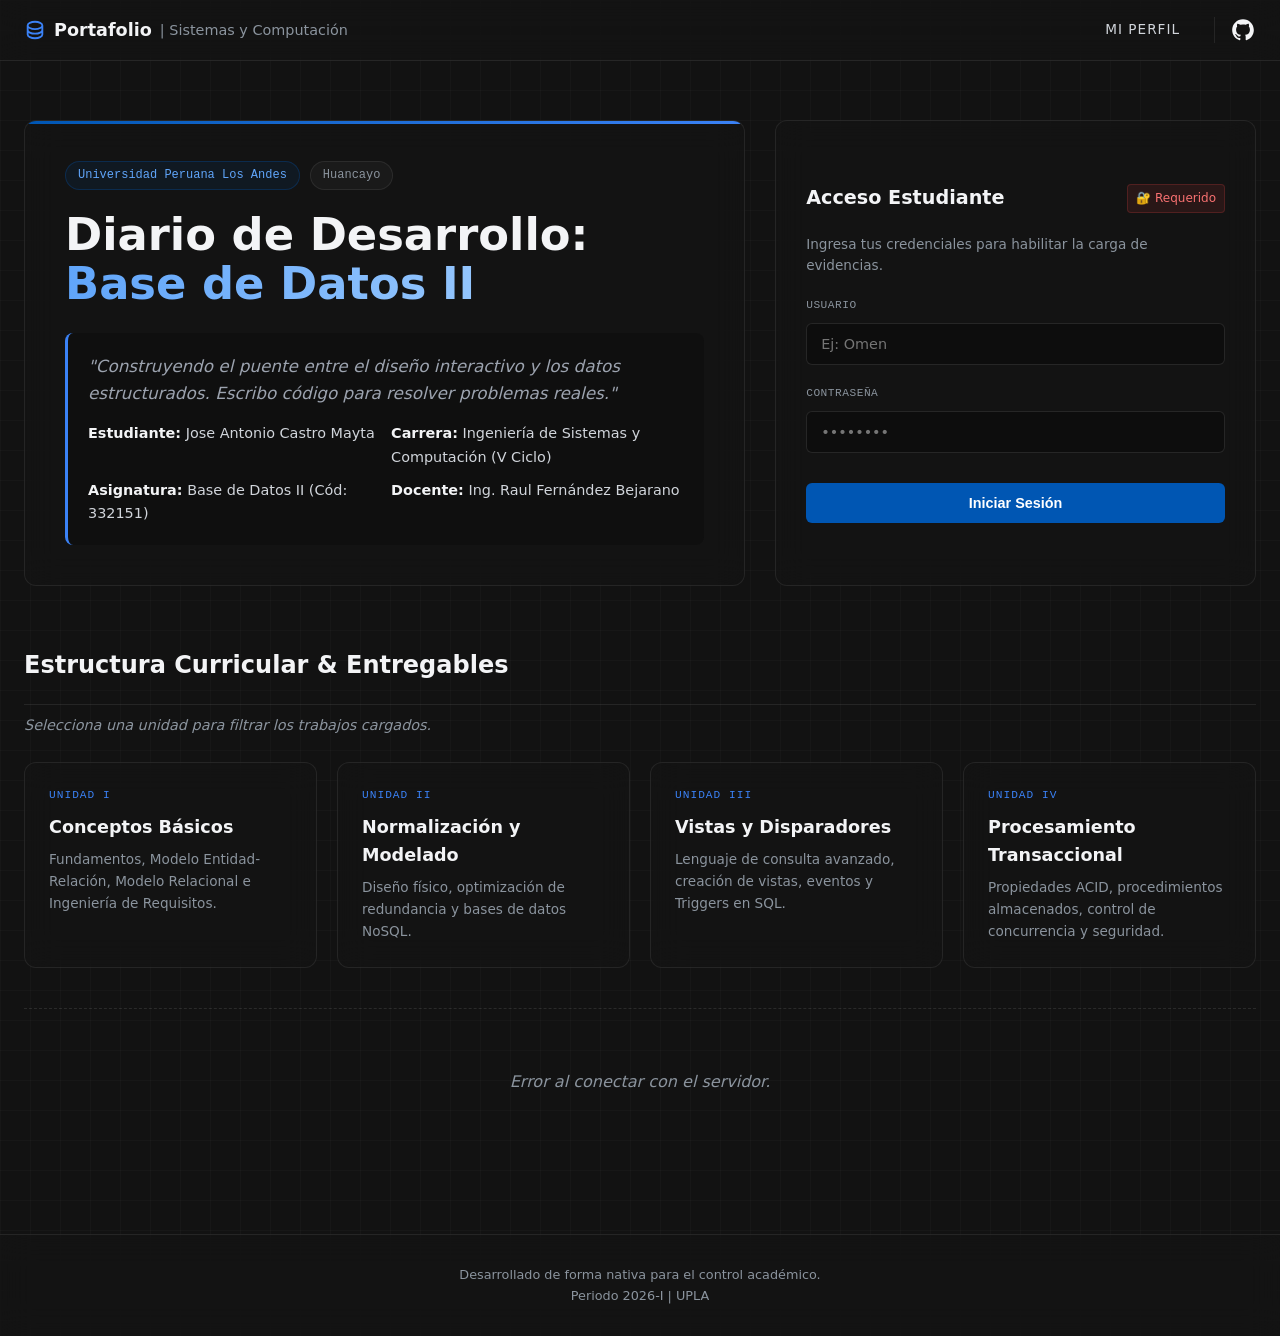
<file: index.html>
<!DOCTYPE html>
<html lang="es">

<head>
    <meta charset="UTF-8">
    <meta name="viewport" content="width=device-width, initial-scale=1.0">
    <meta name="description"
        content="Portafolio del curso de Base de Datos II de Jose Antonio Castro Mayta. Diario de desarrollo, tareas y entregables de proyectos web.">
    <title>Portafolio | Base de Datos II - UPLA</title>
    <link rel="stylesheet" href="styles.css">
</head>

<body>

    <nav class="glass-panel nav-panel">
        <div class="nav-content">
            <div class="logo">
                <svg width="22" height="22" fill="none" stroke="currentColor" viewBox="0 0 24 24"
                    style="color: var(--accent)">
                    <path stroke-linecap="round" stroke-linejoin="round" stroke-width="2"
                        d="M4 7v10c0 2.21 3.582 4 8 4s8-1.79 8-4V7M4 7c0 2.21 3.582 4 8 4s8-1.79 8-4M4 7c0-2.21 3.582-4 8-4s8 1.79 8 4m0 5c0 2.21-3.582 4-8 4s-8-1.79-8-4">
                    </path>
                </svg>
                Portafolio <span>| Sistemas y Computación</span>
            </div>
            <ul class="nav-links nav-items-wrapper">
                <li><a href="perfil.html">Mi Perfil</a></li>
                <li class="nav-link-divider">
                    <a href="https://github.com/joseofical-ctrl/database-web" target="_blank" class="github-link">
                        <svg width="26" height="26" fill="currentColor" viewBox="0 0 24 24">
                            <path fill-rule="evenodd" clip-rule="evenodd"
                                d="M12 2C6.477 2 2 6.477 2 12c0 4.42 2.865 8.166 6.839 9.489.5.092.682-.217.682-.482 0-.237-.008-.866-.013-1.7-2.782.603-3.369-1.34-3.369-1.34-.454-1.156-1.11-1.462-1.11-1.462-.908-.62.069-.608.069-.608 1.003.07 1.531 1.03 1.531 1.03.892 1.529 2.341 1.087 2.91.831.092-.646.35-1.086.636-1.336-2.22-.253-4.555-1.11-4.555-4.943 0-1.091.39-1.984 1.029-2.683-.103-.253-.446-1.27.098-2.647 0 0 .84-.269 2.75 1.025A9.578 9.578 0 0112 6.836c.85.004 1.705.114 2.504.336 1.909-1.294 2.747-1.025 2.747-1.025.546 1.379.203 2.394.1 2.647.64.699 1.028 1.592 1.028 2.683 0 3.842-2.339 4.687-4.566 4.935.359.309.678.919.678 1.852 0 1.336-.012 2.415-.012 2.743 0 .267.18.578.688.48C19.138 20.161 22 16.416 22 12c0-5.523-4.477-10-10-10z">
                            </path>
                        </svg>
                    </a>
                </li>
            </ul>
        </div>
    </nav>

    <main class="container">
        <section id="presentacion">
            <div class="hero-layout">
                <div class="glass-panel hero-card">
                    <div class="hero-decoration"></div>
                    <div class="header-badges">
                        <span class="badge upla-badge">Universidad Peruana Los Andes</span>
                        <span class="badge location-badge">Huancayo</span>
                    </div>
                    <h1>Diario de Desarrollo: <br> <span class="text-gradient">Base de Datos II</span></h1>
                    <div class="profile-info">
                        <p class="philosophy">"Construyendo el puente entre el diseño interactivo y los datos
                            estructurados. Escribo código para resolver problemas reales."</p>
                        <ul class="course-details">
                            <li><strong>Estudiante:</strong> Jose Antonio Castro Mayta</li>
                            <li><strong>Carrera:</strong> Ingeniería de Sistemas y Computación (V Ciclo)</li>
                            <li><strong>Asignatura:</strong> Base de Datos II (Cód: 332151)</li>
                            <li><strong>Docente:</strong> Ing. Raul Fernández Bejarano</li>
                        </ul>
                    </div>
                </div>

                <div class="glass-panel upload-panel" id="panelInteractivo">

                    <div id="loginSection">
                        <div class="panel-header">
                            <h2>Acceso Estudiante</h2>
                            <span class="auth-lock">🔐 Requerido</span>
                        </div>
                        <p class="auth-subtitle">Ingresa tus credenciales para habilitar la carga de evidencias.</p>
                        <form id="loginForm">
                            <div class="form-group">
                                <label for="codigo">Usuario</label>
                                <input type="text" id="codigo" class="form-control" placeholder="Ej: Omen" required>
                            </div>
                            <div class="form-group">
                                <label for="password">Contraseña</label>
                                <input type="password" id="password" class="form-control" placeholder="••••••••"
                                    required>
                            </div>
                            <button type="submit" class="btn-submit btn-login">Iniciar Sesión</button>
                        </form>
                    </div>

                    <div id="uploadSection" class="hidden">
                        <div class="panel-header" style="margin-bottom: 25px;">
                            <h2>Subir Evidencia</h2>
                            <button id="btnLogout" class="btn-logout">Cerrar Sesión</button>
                        </div>
                        <form id="uploadForm">

                            <div class="form-row">
                                <div class="form-group">
                                    <label for="unitSelect">Unidad</label>
                                    <select id="unitSelect" class="form-control" required>
                                        <option value="" disabled selected>Unidad...</option>
                                        <option value="Unidad I">Unidad I</option>
                                        <option value="Unidad II">Unidad II</option>
                                        <option value="Unidad III">Unidad III</option>
                                        <option value="Unidad IV">Unidad IV</option>
                                    </select>
                                </div>
                                <div class="form-group">
                                    <label for="weekSelect">Semana</label>
                                    <select id="weekSelect" class="form-control" required disabled>
                                        <option value="" disabled selected>Elige Sem...</option>
                                    </select>
                                </div>
                            </div>

                            <div class="form-group">
                                <label for="taskTitle">Título del Informe</label>
                                <input type="text" id="taskTitle" class="form-control"
                                    placeholder="Ej: Informe Técnico Comparativo" required>
                            </div>

                            <div class="form-group">
                                <label for="fileInput">Documentos e Imágenes</label>
                                <input type="file" id="fileInput" class="form-control"
                                    accept=".pdf,.docx,.zip,.jpg,.png,.jpeg" multiple required>
                                <div id="previewContainer" class="preview-container"></div>
                            </div>

                            <button type="submit" class="btn-submit mt-4">Registrar Entrega</button>
                        </form>
                    </div>
                </div>
            </div>
        </section>

        <section id="silabo">
            <div class="section-header-flex">
                <h2 class="section-title" style="margin-bottom: 0; border: none;">Estructura Curricular & Entregables
                </h2>
                <button id="btnVerTodo" class="btn-link" style="display: none;">Ver Todas las Unidades</button>
            </div>
            <p class="section-subtitle-text">Selecciona una unidad para filtrar los trabajos cargados.</p>

            <div class="roadmap-grid">
                <div class="glass-panel unit-card filter-unit" data-unit="Unidad I">
                    <div class="unit-number">Unidad I</div>
                    <h3>Conceptos Básicos</h3>
                    <p>Fundamentos, Modelo Entidad-Relación, Modelo Relacional e Ingeniería de Requisitos.</p>
                </div>
                <div class="glass-panel unit-card filter-unit" data-unit="Unidad II">
                    <div class="unit-number">Unidad II</div>
                    <h3>Normalización y Modelado</h3>
                    <p>Diseño físico, optimización de redundancia y bases de datos NoSQL.</p>
                </div>
                <div class="glass-panel unit-card filter-unit" data-unit="Unidad III">
                    <div class="unit-number">Unidad III</div>
                    <h3>Vistas y Disparadores</h3>
                    <p>Lenguaje de consulta avanzado, creación de vistas, eventos y Triggers en SQL.</p>
                </div>
                <div class="glass-panel unit-card filter-unit" data-unit="Unidad IV">
                    <div class="unit-number">Unidad IV</div>
                    <h3>Procesamiento Transaccional</h3>
                    <p>Propiedades ACID, procedimientos almacenados, control de concurrencia y seguridad.</p>
                </div>
            </div>

            <div id="historialContainer" class="history-panel">
                <div class="tasks-list grid-tasks" id="tasksList">
                </div>
            </div>
        </section>
    </main>

    <div id="editModal" class="hidden modal-overlay">
        <div class="glass-panel modal-panel">
            <h2 class="modal-title">Editar Entrega</h2>
            <form id="editForm">
                <input type="hidden" id="editId">
                <div class="form-row">
                    <div class="form-group">
                        <label for="editUnitSelect">Modificar Unidad</label>
                        <select id="editUnitSelect" class="form-control" required>
                            <option value="Unidad I">Unidad I</option>
                            <option value="Unidad II">Unidad II</option>
                            <option value="Unidad III">Unidad III</option>
                            <option value="Unidad IV">Unidad IV</option>
                        </select>
                    </div>
                    <div class="form-group">
                        <label for="editWeekSelect">Modificar Semana</label>
                        <select id="editWeekSelect" class="form-control" required>
                        </select>
                    </div>
                </div>
                <div class="form-group">
                    <label for="editTitle">Modificar Título</label>
                    <input type="text" id="editTitle" class="form-control" required>
                </div>
                <div class="form-group">
                    <label for="editFileInput">Subir Documentos</label>
                    <input type="file" id="editFileInput" class="form-control" accept=".pdf,.docx,.zip,.jpg,.png,.jpeg"
                        multiple>
                    <small class="help-text">* Deja en blanco para mantener los archivos actuales.</small>
                    <label class="checkbox-label" style="margin-top: 10px;">
                        <input type="checkbox" id="keepOldFiles" checked> Sumar a los archivos existentes
                    </label>
                </div>
                <div class="button-group">
                    <button type="submit" class="btn-submit btn-flex">Guardar Cambios</button>
                    <button type="button" id="btnCancelEdit" class="btn-submit btn-flex btn-cancel">Cancelar</button>
                </div>
            </form>
        </div>
    </div>

    <div id="viewDocsModal" class="hidden modal-overlay">
        <div class="glass-panel modal-panel large">
            <div class="modal-header-row">
                <h2 class="modal-title" style="margin-bottom:0;">Archivos Adjuntos</h2>
                <button id="btnCloseDocs" class="btn-close-modal">✖</button>
            </div>
            <div id="docsListContainer" class="docs-list"></div>
        </div>
    </div>

    <footer class="glass-panel footer-panel">
        <p>Desarrollado de forma nativa para el control académico.</p>
        <p class="footer-subtitle">Periodo 2026-I | UPLA</p>
    </footer>

    <script src="script.js"></script>
</body>

</html>
</file>
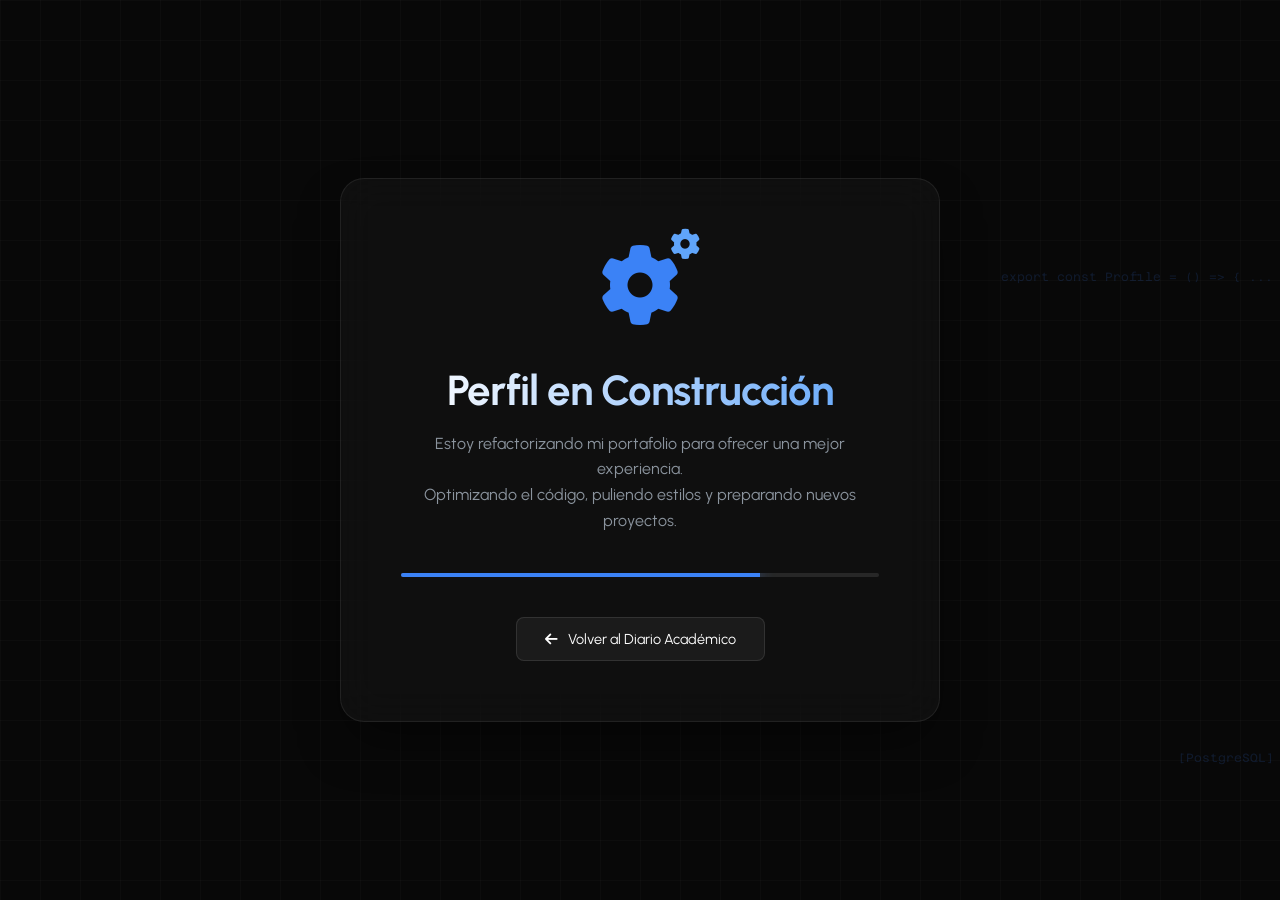
<file: contruccion.html>
<!DOCTYPE html>
<html lang="es">
<head>
    <meta charset="UTF-8">
    <meta name="viewport" content="width=device-width, initial-scale=1.0">
    <title>En Construcción | Mi Perfil</title>
    
    <link rel="preconnect" href="https://fonts.googleapis.com">
    <link rel="preconnect" href="https://fonts.gstatic.com" crossorigin>
    <link href="https://fonts.googleapis.com/css2?family=Urbanist:wght@400;700&family=Azeret+Mono:wght@300&display=swap" rel="stylesheet">
    
    <link rel="stylesheet" href="https://cdnjs.cloudflare.com/ajax/libs/font-awesome/6.5.1/css/all.min.css">
    
    <style>
        :root {
            --bg-deep: #080808;
            --accent-blue: #3b82f6;
            --glass: rgba(255, 255, 255, 0.03);
            --text-muted: #8b949e;
        }

        * {
            box-sizing: border-box;
            margin: 0;
            padding: 0;
        }

        body {
            background-color: var(--bg-deep);
            color: #fff;
            font-family: 'Urbanist', sans-serif;
            height: 100vh;
            overflow: hidden;
            display: flex;
            align-items: center;
            justify-content: center;
        }

        .background-overlay {
            position: absolute;
            top: 0;
            left: 0;
            width: 100%;
            height: 100%;
            background-image: 
                linear-gradient(to right, rgba(255, 255, 255, 0.02) 1px, transparent 1px),
                linear-gradient(to bottom, rgba(255, 255, 255, 0.02) 1px, transparent 1px);
            background-size: 40px 40px;
            z-index: -1;
            animation: pulseBg 8s infinite alternate ease-in-out;
        }

        @keyframes pulseBg {
            from { transform: scale(1); opacity: 0.8; }
            to { transform: scale(1.05); opacity: 1; }
        }

        .construction-card {
            background: var(--glass);
            backdrop-filter: blur(20px);
            -webkit-backdrop-filter: blur(20px);
            border: 1px solid rgba(255, 255, 255, 0.08);
            padding: 60px;
            border-radius: 24px;
            text-align: center;
            max-width: 600px;
            width: 90%;
            position: relative;
            box-shadow: 0 25px 50px -12px rgba(0, 0, 0, 0.5);
        }

        .icon-wrapper {
            font-size: 80px;
            color: var(--accent-blue);
            margin-bottom: 30px;
            position: relative;
            display: inline-block;
        }

        .gear-main {
            animation: rotateGear 4s infinite linear;
        }

        .gear-small {
            position: absolute;
            font-size: 30px;
            top: -10px;
            right: -20px;
            color: #60a5fa;
            animation: rotateGearRev 3s infinite linear;
        }

        @keyframes rotateGear {
            from { transform: rotate(0deg); }
            to { transform: rotate(360deg); }
        }

        @keyframes rotateGearRev {
            from { transform: rotate(360deg); }
            to { transform: rotate(0deg); }
        }

        h1 {
            font-size: 42px;
            letter-spacing: -1px;
            margin-bottom: 15px;
            background: linear-gradient(to right, #ffffff, #60a5fa);
            -webkit-background-clip: text;
            -webkit-text-fill-color: transparent;
        }

        p {
            color: var(--text-muted);
            font-size: 16px;
            line-height: 1.6;
            margin-bottom: 40px;
        }

        .progress-container {
            width: 100%;
            height: 4px;
            background: rgba(255, 255, 255, 0.1);
            border-radius: 10px;
            overflow: hidden;
            margin-bottom: 40px;
        }

        .progress-bar {
            width: 75%;
            height: 100%;
            background: var(--accent-blue);
            box-shadow: 0 0 15px var(--accent-blue);
            animation: loadProgress 2.5s ease-out forwards;
        }

        @keyframes loadProgress {
            from { width: 0%; }
            to { width: 75%; }
        }

        .btn-back {
            display: inline-flex;
            align-items: center;
            gap: 10px;
            padding: 12px 28px;
            background: rgba(255, 255, 255, 0.05);
            color: #fff;
            text-decoration: none;
            border-radius: 8px;
            font-size: 0.9rem;
            transition: all 0.3s ease;
            border: 1px solid rgba(255, 255, 255, 0.1);
        }

        .btn-back:hover {
            transform: translateY(-2px);
            background: rgba(59, 130, 246, 0.2);
            border-color: rgba(59, 130, 246, 0.5);
            color: #60a5fa;
            box-shadow: 0 10px 20px -10px rgba(59, 130, 246, 0.3);
        }

        .code-drift {
            position: absolute;
            font-family: 'Azeret Mono', monospace;
            font-size: 12px;
            color: rgba(59, 130, 246, 0.15);
            white-space: nowrap;
            user-select: none;
            pointer-events: none;
        }
    </style>
</head>
<body>

    <div class="background-overlay"></div>

    <div class="code-drift" style="top: 15%; left: 5%;">npm run build --optimization</div>
    <div class="code-drift" style="top: 75%; right: 8%;">git commit -m "Refactoring profile UI"</div>
    <div class="code-drift" style="bottom: 15%; left: 20%;">[PostgreSQL] Connection: STABLE</div>
    <div class="code-drift" style="top: 30%; right: 15%;">export const Profile = () => { ... }</div>

    <div class="construction-card">
        <div class="icon-wrapper">
            <i class="fa-solid fa-gear gear-main"></i>
            <i class="fa-solid fa-gear gear-small"></i>
        </div>

        <h1>Perfil en Construcción</h1>
        <p>
            Estoy refactorizando mi portafolio para ofrecer una mejor experiencia.<br>
            Optimizando el código, puliendo estilos y preparando nuevos proyectos.
        </p>

        <div class="progress-container">
            <div class="progress-bar"></div>
        </div>

        <a href="index.html" class="btn-back">
            <i class="fa-solid fa-arrow-left"></i>
            Volver al Diario Académico
        </a>
    </div>

    <script>
        document.addEventListener('DOMContentLoaded', () => {
            document.querySelectorAll('.code-drift').forEach(el => {
                let speed = 0.3 + Math.random() * 0.5; 
                let pos = Math.random() * window.innerWidth; 
                
                setInterval(() => {
                    pos += speed;
                    el.style.transform = `translateX(${pos}px)`;
                    // Si sale de la pantalla, lo regresamos al inicio
                    if (pos > window.innerWidth) pos = -300;
                }, 30);
            });
        });
    </script>

</body>
</html>
</file>
<file: styles.css>
:root {
    --bg-main: #121212;
    --bg-darker: #0d0d0d;
    --text-main: #d1d5db;
    --text-light: #f3f4f6;
    --text-muted: #8b949e;
    --accent: #3b82f6;
    --upla-blue: #0056b3;
    --border-color: rgba(255, 255, 255, 0.08);
    --glass-bg: rgba(20, 20, 20, 0.6);
    --font-family: 'Segoe UI', system-ui, -apple-system, sans-serif;
}

* {
    margin: 0;
    padding: 0;
    box-sizing: border-box;
}

body {
    background-color: var(--bg-main);
    color: var(--text-main);
    font-family: var(--font-family);
    line-height: 1.6;
    background-image:
        linear-gradient(to right, rgba(255, 255, 255, 0.02) 1px, transparent 1px),
        linear-gradient(to bottom, rgba(255, 255, 255, 0.02) 1px, transparent 1px);
    background-size: 30px 30px;
}

a {
    color: inherit;
    text-decoration: none;
    transition: color 0.3s;
}

a:hover {
    color: var(--accent);
}

/* Layout más ancho */
.container {
    max-width: 1300px;
    margin: 0 auto;
    padding: 0 24px;
}

.section-title {
    font-size: 1.5rem;
    color: var(--text-light);
    margin-bottom: 24px;
    border-bottom: 1px solid var(--border-color);
    padding-bottom: 10px;
}

.section-subtitle-text {
    font-size: 0.9rem;
    color: var(--text-muted);
    margin: -15px 0 25px 0;
    font-style: italic;
}

.section-header-flex {
    display: flex;
    justify-content: space-between;
    align-items: flex-end;
    border-bottom: 1px solid var(--border-color);
    margin-bottom: 24px;
    padding-bottom: 10px;
}

.glass-panel {
    background: var(--glass-bg);
    backdrop-filter: blur(16px);
    -webkit-backdrop-filter: blur(16px);
    border: 1px solid var(--border-color);
    border-radius: 12px;
}

nav {
    position: fixed;
    top: 0;
    width: 100%;
    z-index: 1000;
    border-bottom: 1px solid var(--border-color);
}

.nav-content {
    display: flex;
    justify-content: space-between;
    align-items: center;
    padding: 16px 24px;
    max-width: 1300px;
    margin: 0 auto;
}

.logo {
    font-size: 1.1rem;
    font-weight: bold;
    color: var(--text-light);
    display: flex;
    align-items: center;
    gap: 8px;
}

.logo span {
    color: var(--text-muted);
    font-weight: normal;
    font-size: 0.9rem;
}

.nav-links {
    display: flex;
    gap: 24px;
    list-style: none;
    font-size: 0.85rem;
    text-transform: uppercase;
    letter-spacing: 1px;
}

/* Hero Split Layout (Panel Izquierdo y Derecho) */
#presentacion {
    padding-top: 120px;
    padding-bottom: 40px;
}

.hero-layout {
    display: grid;
    grid-template-columns: 1.5fr 1fr;
    gap: 30px;
    align-items: start;
}

@media (max-width: 900px) {
    .hero-layout {
        grid-template-columns: 1fr;
    }
}

.hero-card {
    padding: 40px;
    position: relative;
    overflow: hidden;
    height: 100%;
    display: flex;
    flex-direction: column;
    justify-content: center;
}

.hero-decoration {
    position: absolute;
    top: 0;
    left: 0;
    width: 100%;
    height: 3px;
    background: linear-gradient(to right, var(--upla-blue), var(--accent));
}

.header-badges {
    display: flex;
    gap: 10px;
    margin-bottom: 20px;
}

.badge {
    padding: 4px 12px;
    border-radius: 20px;
    font-size: 0.75rem;
    font-family: monospace;
    border: 1px solid var(--border-color);
}

.upla-badge {
    background: rgba(0, 86, 179, 0.1);
    color: #60a5fa;
    border-color: rgba(0, 86, 179, 0.3);
}

.location-badge {
    background: rgba(255, 255, 255, 0.03);
    color: var(--text-muted);
}

.hero-card h1 {
    font-size: 2.8rem;
    color: var(--text-light);
    line-height: 1.1;
    margin-bottom: 24px;
}

.text-gradient {
    background: linear-gradient(to right, #60a5fa, #93c5fd);
    -webkit-background-clip: text;
    -webkit-text-fill-color: transparent;
}

.profile-info {
    background: rgba(0, 0, 0, 0.2);
    padding: 20px;
    border-radius: 8px;
    border-left: 3px solid var(--accent);
}

.philosophy {
    font-style: italic;
    color: #9ca3af;
    margin-bottom: 16px;
    font-size: 1.05rem;
}

.course-details {
    list-style: none;
    display: grid;
    grid-template-columns: 1fr 1fr;
    gap: 10px;
    font-size: 0.9rem;
}

.course-details strong {
    color: var(--text-light);
    font-weight: 600;
}

.upload-panel {
    padding: 30px;
    position: relative;
    height: 100%;
    display: flex;
    flex-direction: column;
    justify-content: center;
}

.panel-header {
    display: flex;
    justify-content: space-between;
    align-items: center;
    margin-bottom: 20px;
}

.panel-header h2 {
    color: var(--text-light);
    font-size: 1.2rem;
}

/* Sílabo Interactivo */
#silabo {
    padding: 20px 0 60px 0;
}

.roadmap-grid {
    display: grid;
    grid-template-columns: repeat(auto-fit, minmax(220px, 1fr));
    gap: 20px;
    margin-bottom: 40px;
}

.unit-card {
    padding: 24px;
    transition: all 0.3s cubic-bezier(0.4, 0, 0.2, 1);
    cursor: pointer;
    border: 1px solid var(--border-color);
}

.unit-card:hover {
    transform: translateY(-5px);
    border-color: rgba(59, 130, 246, 0.5);
    box-shadow: 0 10px 20px rgba(0, 0, 0, 0.2);
}

.unit-card.active-unit {
    border-color: var(--accent);
    background: rgba(59, 130, 246, 0.1);
    transform: translateY(-5px);
    box-shadow: 0 10px 20px rgba(0, 0, 0, 0.3);
}

.unit-number {
    font-size: 0.7rem;
    font-family: monospace;
    color: var(--accent);
    text-transform: uppercase;
    letter-spacing: 1px;
    margin-bottom: 8px;
}

.unit-card h3 {
    font-size: 1.1rem;
    color: var(--text-light);
    margin-bottom: 8px;
}

.unit-card p {
    font-size: 0.85rem;
    color: var(--text-muted);
}

/* Grid de Tareas (Historial) */
.history-panel {
    margin-top: 20px;
    padding-top: 20px;
    border-top: 1px dashed rgba(255, 255, 255, 0.1);
}

.grid-tasks {
    display: grid;
    grid-template-columns: repeat(auto-fill, minmax(350px, 1fr));
    gap: 24px;
}

.task-card {
    padding: 20px;
    border-left: 3px solid var(--accent);
    display: flex;
    flex-direction: column;
    justify-content: space-between;
    height: 100%;
}

.task-header {
    display: flex;
    justify-content: space-between;
    align-items: flex-start;
    margin-bottom: 12px;
}

.task-week {
    font-size: 0.8rem;
    font-family: var(--font-family);
    font-weight: 700;
    color: #ffffff;
    background: linear-gradient(135deg, var(--upla-blue), var(--accent));
    display: inline-block;
    padding: 6px 14px;
    border-radius: 20px;
    margin-bottom: 12px;
    box-shadow: 0 4px 15px rgba(59, 130, 246, 0.4);
    border: 1px solid rgba(255, 255, 255, 0.2);
    letter-spacing: 0.5px;
    text-transform: uppercase;
}

.task-title {
    color: var(--text-light);
    font-size: 1.1rem;
    margin-top: 4px;
    line-height: 1.3;
}

.task-desc {
    font-size: 0.85rem;
    color: var(--text-muted);
    margin-top: 8px;
}

.status-badge {
    font-size: 0.7rem;
    font-weight: bold;
    padding: 3px 8px;
    border-radius: 4px;
    background: rgba(16, 185, 129, 0.1);
    color: #34d399;
    border: 1px solid rgba(16, 185, 129, 0.2);
}

.status-badge-registered {
    background: rgba(59, 130, 246, 0.1);
    color: #60a5fa;
    border-color: rgba(59, 130, 246, 0.2);
}

.task-links {
    padding-top: 15px;
    margin-top: 15px;
    border-top: 1px solid var(--border-color);
    display: flex;
    gap: 10px;
    flex-wrap: wrap;
}

/* Formularios y Estética (Mejorada para no verse juntos) */
.form-row {
    display: flex;
    gap: 15px;
    margin-bottom: 20px;
}

.form-row .form-group {
    flex: 1;
    margin-bottom: 0;
}

.auth-lock {
    font-size: 0.75rem;
    background: rgba(239, 68, 68, 0.1);
    color: #f87171;
    padding: 4px 8px;
    border-radius: 4px;
    border: 1px solid rgba(239, 68, 68, 0.2);
}

.auth-subtitle {
    font-size: 0.85rem;
    color: var(--text-muted);
    margin-bottom: 20px;
}

.form-group {
    margin-bottom: 20px;
}

/* Aumentado a 20px para más aire */
.form-group label {
    display: block;
    font-size: 0.7rem;
    font-family: monospace;
    color: var(--text-muted);
    margin-bottom: 8px;
    text-transform: uppercase;
    letter-spacing: 0.5px;
}

.form-control {
    width: 100%;
    background: var(--bg-darker);
    border: 1px solid rgba(255, 255, 255, 0.1);
    color: var(--text-muted);
    padding: 12px 14px;
    border-radius: 6px;
    font-family: inherit;
    font-size: 0.9rem;
    transition: border-color 0.3s;
}

.form-control:focus {
    outline: none;
    border-color: var(--accent);
}

.btn-submit {
    width: 100%;
    padding: 12px;
    border-radius: 6px;
    font-size: 0.9rem;
    font-weight: 600;
    text-align: center;
    border: none;
    color: white;
    background: var(--accent);
    cursor: pointer;
    transition: background 0.3s;
}

.btn-submit:hover {
    background: #2563eb;
}

.btn-login {
    background: var(--upla-blue);
    margin-top: 10px;
}

.btn-link {
    font-size: 0.8rem;
    color: var(--text-main);
    background: rgba(255, 255, 255, 0.03);
    padding: 6px 10px;
    border-radius: 4px;
    border: 1px solid transparent;
    cursor: pointer;
    transition: 0.3s;
}

.btn-link:hover {
    background: rgba(255, 255, 255, 0.08);
    border-color: var(--border-color);
    color: var(--text-light);
}

.hidden {
    display: none !important;
}

.btn-logout {
    background: transparent;
    border: 1px solid rgba(239, 68, 68, 0.3);
    color: #f87171;
    padding: 4px 10px;
    border-radius: 4px;
    font-size: 0.7rem;
    cursor: pointer;
    transition: all 0.3s ease;
}

.btn-logout:hover {
    background: rgba(239, 68, 68, 0.1);
    border-color: rgba(239, 68, 68, 0.6);
}

.mt-4 {
    margin-top: 16px;
}

@keyframes slideDown {
    from {
        opacity: 0;
        transform: translateY(-10px);
    }

    to {
        opacity: 1;
        transform: translateY(0);
    }
}

.task-card-anim {
    animation: slideDown 0.4s ease forwards;
}

.nav-panel {
    border-radius: 0;
    border-top: none;
    border-left: none;
    border-right: none;
}

.nav-items-wrapper {
    display: flex;
    align-items: center;
}

.nav-link-divider {
    margin-left: 10px;
    padding-left: 15px;
    border-left: 1px solid var(--border-color);
}

.github-link {
    display: flex;
    align-items: center;
    gap: 6px;
    color: var(--text-light);
    transition: color 0.3s;
}

.preview-container {
    display: flex;
    gap: 10px;
    flex-wrap: wrap;
    margin-top: 10px;
}

.preview-img {
    width: 60px;
    height: 60px;
    object-fit: cover;
    border-radius: 4px;
    border: 1px solid var(--accent);
    margin: 5px;
}

/* ==========================================
   MODALES (EDICIÓN Y VER DOCUMENTOS)
   ========================================== */
.modal-overlay {
    position: fixed;
    top: 0;
    left: 0;
    width: 100%;
    height: 100%;
    background: rgba(0, 0, 0, 0.85);
    /* Fondo un poco más oscuro */
    z-index: 2000;
    display: flex;
    justify-content: center;
    align-items: center;
    backdrop-filter: blur(8px);
    /* Más desenfoque atrás */
}

/* Animación de entrada estilo "Pop" */
@keyframes modalPop {
    0% {
        transform: scale(0.95) translateY(10px);
        opacity: 0;
    }

    100% {
        transform: scale(1) translateY(0);
        opacity: 1;
    }
}

.modal-panel {
    padding: 35px;
    width: 450px;
    max-width: 90%;
    box-shadow: 0 25px 50px -12px rgba(0, 0, 0, 0.5);
    /* Sombra más profunda */
    border: 1px solid rgba(255, 255, 255, 0.1);
    animation: modalPop 0.4s cubic-bezier(0.16, 1, 0.3, 1) forwards;
}

.modal-panel.large {
    width: 800px;
    max-width: 95%;
}

.modal-title {
    color: white;
    margin-bottom: 25px;
    font-size: 1.5rem;
    border-bottom: 1px solid rgba(255, 255, 255, 0.05);
    padding-bottom: 15px;
}

.modal-header-row {
    display: flex;
    justify-content: space-between;
    align-items: center;
    margin-bottom: 20px;
    border-bottom: 1px solid rgba(255, 255, 255, 0.05);
    padding-bottom: 15px;
}

.modal-header-row .modal-title {
    border-bottom: none;
    padding-bottom: 0;
    margin-bottom: 0;
}

.btn-close-modal {
    background: rgba(255, 255, 255, 0.05);
    border: 1px solid rgba(255, 255, 255, 0.1);
    color: var(--text-muted);
    cursor: pointer;
    font-size: 1.2rem;
    width: 36px;
    height: 36px;
    border-radius: 50%;
    display: flex;
    align-items: center;
    justify-content: center;
    transition: all 0.3s ease;
}

.btn-close-modal:hover {
    background: rgba(239, 68, 68, 0.1);
    color: #f87171;
    border-color: rgba(239, 68, 68, 0.3);
    transform: rotate(90deg);
}

/* Estilo del Botón Nativo de Subir Archivos */
input[type="file"]::file-selector-button {
    background: var(--accent);
    color: white;
    border: none;
    padding: 8px 16px;
    border-radius: 4px;
    margin-right: 15px;
    cursor: pointer;
    font-weight: 600;
    font-family: var(--font-family);
    transition: background 0.3s ease;
}

input[type="file"]::file-selector-button:hover {
    background: #2563eb;
}

/* Mejora visual de la Checkbox en el modal de Edición */
.checkbox-label {
    display: flex;
    align-items: center;
    gap: 12px;
    font-size: 0.85rem;
    color: var(--text-light);
    margin-top: 15px;
    cursor: pointer;
    background: rgba(255, 255, 255, 0.03);
    padding: 12px 15px;
    border-radius: 8px;
    border: 1px solid rgba(255, 255, 255, 0.05);
    transition: all 0.3s ease;
}

.checkbox-label:hover {
    background: rgba(255, 255, 255, 0.06);
    border-color: rgba(59, 130, 246, 0.3);
}

.checkbox-label input[type="checkbox"] {
    accent-color: var(--accent);
    width: 16px;
    height: 16px;
    cursor: pointer;
}

/* Botones del Modal de Edición */
.button-group {
    display: flex;
    gap: 15px;
    margin-top: 30px;
}

.btn-cancel {
    background: rgba(239, 68, 68, 0.05);
    border: 1px solid rgba(239, 68, 68, 0.3);
    color: #f87171;
}

.btn-cancel:hover {
    background: rgba(239, 68, 68, 0.15);
    border-color: rgba(239, 68, 68, 0.6);
}

/* ==========================================
   LISTA DE DOCUMENTOS (VER DOCUMENTOS)
   ========================================== */
.docs-list {
    display: flex;
    flex-direction: column;
    gap: 16px;
    max-height: 60vh;
    overflow-y: auto;
    padding-right: 10px;
}

/* Scrollbar personalizado para los modales */
.docs-list::-webkit-scrollbar {
    width: 6px;
}

.docs-list::-webkit-scrollbar-track {
    background: rgba(255, 255, 255, 0.02);
    border-radius: 10px;
}

.docs-list::-webkit-scrollbar-thumb {
    background: rgba(255, 255, 255, 0.1);
    border-radius: 10px;
}

.docs-list::-webkit-scrollbar-thumb:hover {
    background: rgba(255, 255, 255, 0.2);
}

.doc-item {
    background: rgba(0, 0, 0, 0.4);
    padding: 18px;
    border: 1px solid rgba(255, 255, 255, 0.05);
    border-left: 3px solid var(--accent);
    border-radius: 8px;
    display: flex;
    flex-direction: column;
    transition: all 0.3s ease;
}

.doc-item:hover {
    transform: translateY(-3px);
    background: rgba(0, 0, 0, 0.6);
    border-color: rgba(59, 130, 246, 0.3);
    box-shadow: 0 10px 20px rgba(0, 0, 0, 0.2);
}

.doc-item-row {
    display: flex;
    align-items: center;
    justify-content: space-between;
}

.doc-item-info {
    display: flex;
    align-items: center;
    gap: 15px;
    overflow: hidden;
    width: 60%;
}

.doc-icon {
    font-size: 1.8rem;
    background: rgba(255, 255, 255, 0.03);
    padding: 10px;
    border-radius: 8px;
    border: 1px solid rgba(255, 255, 255, 0.05);
}

.doc-name {
    color: var(--text-light);
    font-size: 0.95rem;
    white-space: nowrap;
    overflow: hidden;
    text-overflow: ellipsis;
    font-family: monospace;
}

.doc-actions {
    display: flex;
    gap: 8px;
    justify-content: flex-end;
}

.btn-doc-action,
.btn-doc-link {
    border: none;
    color: white;
    padding: 8px 16px;
    border-radius: 20px;
    /* Estilo de Píldora moderna */
    cursor: pointer;
    font-size: 0.75rem;
    font-weight: 600;
    text-transform: uppercase;
    letter-spacing: 0.5px;
    transition: filter 0.3s, transform 0.2s;
}

.btn-doc-action:hover,
.btn-doc-link:hover {
    filter: brightness(1.15);
    transform: scale(1.02);
}

.btn-doc-view {
    background: rgba(59, 130, 246, 0.2);
    color: #60a5fa;
    border: 1px solid rgba(59, 130, 246, 0.3);
}

.btn-doc-view:hover {
    background: rgba(59, 130, 246, 0.3);
}

.btn-doc-download {
    background: rgba(16, 185, 129, 0.2);
    color: #34d399;
    border: 1px solid rgba(16, 185, 129, 0.3);
}

.btn-doc-download:hover {
    background: rgba(16, 185, 129, 0.3);
}

.btn-doc-link {
    background: rgba(245, 158, 11, 0.2);
    color: #fbbf24;
    border: 1px solid rgba(245, 158, 11, 0.3);
    text-decoration: none;
    text-align: center;
    display: inline-block;
}

.btn-doc-link:hover {
    background: rgba(245, 158, 11, 0.3);
}

.doc-img-preview {
    width: 100%;
    border-radius: 8px;
    margin-top: 15px;
    border: 1px solid rgba(255, 255, 255, 0.1);
}

.empty-docs {
    color: var(--text-muted);
    text-align: center;
    grid-column: 1 / -1;
    font-style: italic;
    padding: 40px;
}

/* Footer general */
.footer-panel {
    border-radius: 0;
    border-bottom: none;
    border-left: none;
    border-right: none;
    text-align: center;
    padding: 30px;
    font-size: 0.8rem;
    color: var(--text-muted);
    margin-top: 40px;
}

/* ==========================================
   ANIMACIONES Y CARRUSEL (PERFIL)
   ========================================== */
.carousel-container {
    width: 100%;
    overflow: hidden;
    padding: 20px 0;
    position: relative;
    /* Difuminado en los bordes para un efecto elegante */
    mask-image: linear-gradient(to right, transparent, black 10%, black 90%, transparent);
    -webkit-mask-image: linear-gradient(to right, transparent, black 10%, black 90%, transparent);
}

.carousel-track {
    display: flex;
    gap: 45px;
    width: max-content;
    animation: scrollCarousel 25s linear infinite;
    align-items: center;
}

/* Pausar al pasar el mouse por encima */
.carousel-track:hover {
    animation-play-state: paused;
}

@keyframes scrollCarousel {
    0% {
        transform: translateX(0);
    }

    100% {
        transform: translateX(-50%);
    }
}

.carousel-track i {
    font-size: 3.5rem;
    color: var(--text-main);
    transition: transform 0.3s cubic-bezier(0.175, 0.885, 0.32, 1.275), filter 0.3s ease;
    cursor: default;
    opacity: 0.8;
}

.carousel-track i:hover {
    transform: translateY(-8px) scale(1.15);
    opacity: 1;
    filter: drop-shadow(0 10px 15px rgba(255, 255, 255, 0.2));
}

/* Protección de la foto de perfil */
.protected-img {
    -webkit-user-drag: none;
    user-drag: none;
    -webkit-user-select: none;
    user-select: none;
    pointer-events: none;
}

/* ==========================================
   DISEÑO RESPONSIVO (MÓVILES Y TABLETS)
   ========================================== */

@media (max-width: 768px) {
    /* 1. Ajustar el Navbar (Menú superior) */
    .nav-content {
        flex-direction: column;
        gap: 15px;
        padding: 15px;
    }
    .logo span {
        display: none; /* Oculta "Sistemas y Computación" para ahorrar espacio */
    }

    /* 2. Reducir textos gigantes y espaciados */
    #presentacion {
        padding-top: 110px;
    }
    .hero-card h1 {
        font-size: 2rem; /* Título más pequeño */
    }
    .hero-card {
        padding: 25px;
    }
    .course-details {
        grid-template-columns: 1fr; /* La info del curso en 1 sola columna */
    }

    /* 3. Formularios apilados */
    .form-row {
        flex-direction: column;
        gap: 0;
        margin-bottom: 0;
    }
    .form-row .form-group {
        margin-bottom: 20px;
    }

    /* 4. Tarjetas de trabajos (Historial) en 1 columna */
    .grid-tasks {
        grid-template-columns: 1fr;
    }

    /* 5. Ajustar Modales para que no se salgan de la pantalla */
    .modal-panel {
        padding: 20px;
        width: 95%;
    }
    .button-group {
        flex-direction: column; /* Botones de guardar/cancelar uno sobre otro */
    }
}

/* Ajustes extra para pantallas de celulares muy pequeños */
@media (max-width: 480px) {
    /* Botones de las tarjetas a lo ancho completo */
    .task-links {
        flex-direction: column;
    }
    .btn-link {
        text-align: center;
        width: 100%;
    }
    
    /* Lista de documentos en el modal */
    .doc-item-row {
        flex-direction: column;
        align-items: flex-start;
        gap: 15px;
    }
    .doc-item-info {
        width: 100%;
    }
    .doc-actions {
        width: 100%;
        justify-content: flex-start;
        flex-wrap: wrap;
    }
}
</file>
